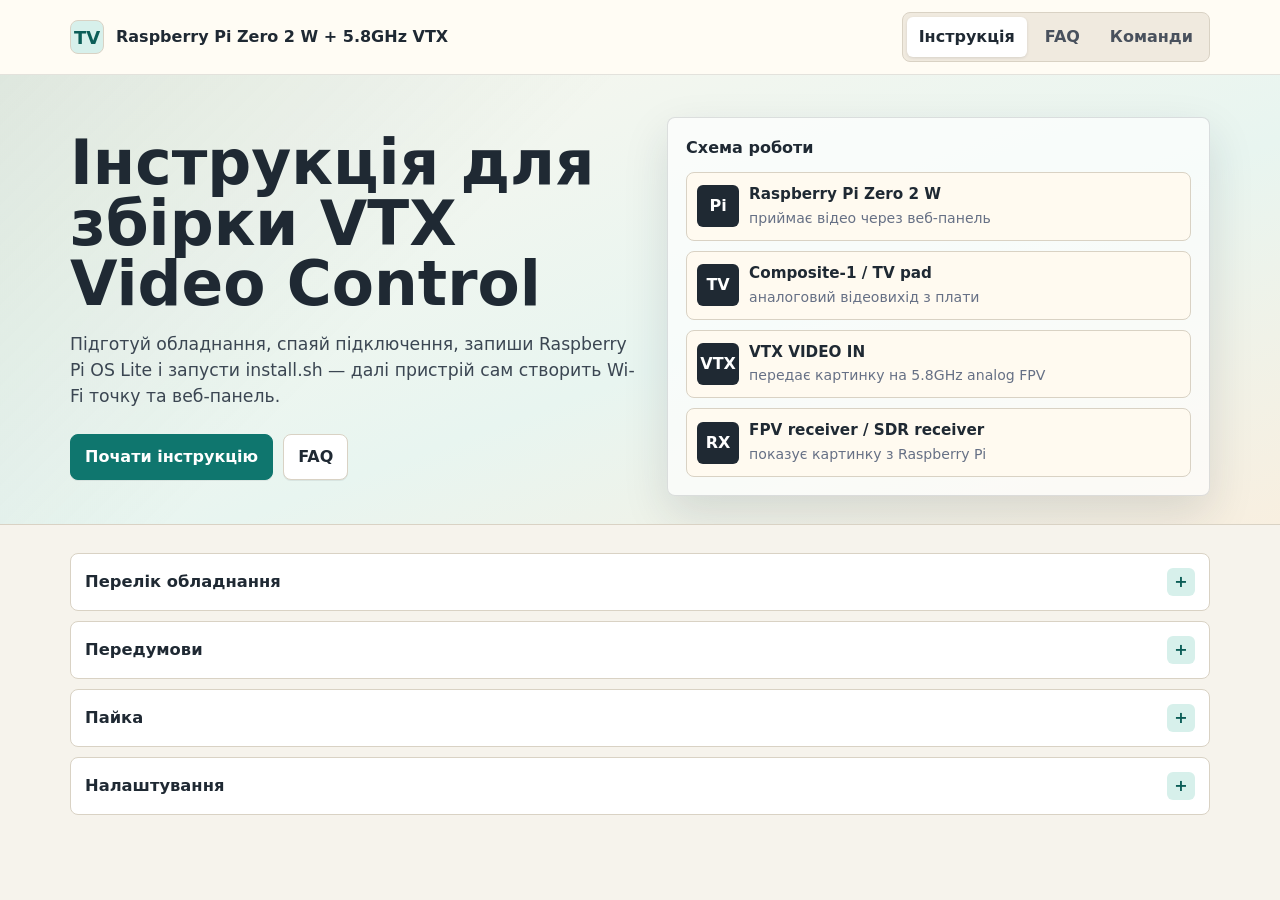
<file: index.html>
<!doctype html>
<html lang="uk">
<head>
  <meta charset="utf-8">
  <meta name="viewport" content="width=device-width, initial-scale=1">
  <title>Raspberry Pi Zero 2 W + VTX: інтерактивна інструкція</title>
  <style>
    :root {
      color-scheme: light;
      --bg: #f6f3ec;
      --paper: #fffcf5;
      --ink: #1f2933;
      --muted: #667085;
      --line: #d9d2c4;
      --panel: #ffffff;
      --panel-2: #eef7f2;
      --accent: #0f766e;
      --accent-dark: #0b5d57;
      --accent-soft: #d7f0eb;
      --warn: #b54708;
      --warn-soft: #fff3d6;
      --danger: #b42318;
      --danger-soft: #ffe7e3;
      --ok: #16803c;
      --code-bg: #121826;
      --code-fg: #f7fafc;
      --shadow: 0 18px 45px rgba(31, 41, 51, .13);
      --radius: 8px;
    }

    * {
      box-sizing: border-box;
    }

    html {
      scroll-behavior: smooth;
    }

    body {
      margin: 0;
      background: var(--bg);
      color: var(--ink);
      font-family: Inter, ui-sans-serif, system-ui, -apple-system, BlinkMacSystemFont, "Segoe UI", sans-serif;
      line-height: 1.5;
    }

    button,
    input {
      font: inherit;
    }

    button {
      cursor: pointer;
    }

    .app {
      min-height: 100vh;
    }

    .topbar {
      position: sticky;
      top: 0;
      z-index: 20;
      border-bottom: 1px solid rgba(31, 41, 51, .12);
      background: rgba(255, 252, 245, .94);
      backdrop-filter: blur(14px);
    }

    .topbar-inner {
      max-width: 1180px;
      margin: 0 auto;
      padding: 12px 20px;
      display: grid;
      grid-template-columns: minmax(220px, 1fr) auto;
      gap: 16px;
      align-items: center;
    }

    .brand {
      display: flex;
      align-items: center;
      min-width: 0;
      gap: 12px;
      font-weight: 800;
      letter-spacing: 0;
    }

    .brand-mark {
      width: 34px;
      height: 34px;
      display: grid;
      place-items: center;
      flex: 0 0 auto;
      border: 1px solid var(--line);
      border-radius: var(--radius);
      background: var(--accent-soft);
      color: var(--accent-dark);
      font-size: 18px;
      font-weight: 900;
    }

    .brand-text {
      overflow: hidden;
      text-overflow: ellipsis;
      white-space: nowrap;
    }

    .tabs {
      display: flex;
      gap: 6px;
      padding: 4px;
      border: 1px solid var(--line);
      border-radius: var(--radius);
      background: #f0eadf;
    }

    .tab {
      border: 0;
      border-radius: 6px;
      padding: 8px 12px;
      background: transparent;
      color: #49515d;
      font-weight: 700;
      white-space: nowrap;
    }

    .tab.is-active {
      background: var(--panel);
      color: var(--ink);
      box-shadow: 0 1px 3px rgba(31, 41, 51, .12);
    }

    .hero {
      position: relative;
      overflow: hidden;
      border-bottom: 1px solid var(--line);
      background:
        linear-gradient(135deg, rgba(15, 118, 110, .12), transparent 36%),
        linear-gradient(160deg, #fbf7ee 0%, #e8f5f0 58%, #f8efe0 100%);
    }

    .hero-inner {
      max-width: 1180px;
      margin: 0 auto;
      padding: 42px 20px 28px;
      display: grid;
      grid-template-columns: minmax(0, 1.02fr) minmax(320px, .98fr);
      gap: 32px;
      align-items: center;
    }

    h1 {
      margin: 0;
      max-width: 820px;
      font-size: clamp(2rem, 4.8vw, 4.4rem);
      line-height: .98;
      letter-spacing: 0;
    }

    .lead {
      margin: 18px 0 0;
      max-width: 690px;
      color: #3b4652;
      font-size: 1.08rem;
    }

    .hero-actions {
      display: flex;
      flex-wrap: wrap;
      gap: 10px;
      margin-top: 24px;
    }

    .button {
      display: inline-flex;
      align-items: center;
      justify-content: center;
      gap: 8px;
      min-height: 42px;
      border: 1px solid var(--line);
      border-radius: var(--radius);
      padding: 10px 14px;
      background: var(--panel);
      color: var(--ink);
      font-weight: 800;
      text-decoration: none;
      box-shadow: 0 1px 0 rgba(31, 41, 51, .08);
    }

    .button.primary {
      border-color: var(--accent);
      background: var(--accent);
      color: #fff;
    }

    .signal-board {
      border: 1px solid rgba(31, 41, 51, .14);
      border-radius: var(--radius);
      background: rgba(255, 255, 255, .66);
      box-shadow: var(--shadow);
      padding: 18px;
    }

    .signal-title {
      margin: 0 0 12px;
      font-weight: 900;
    }

    .flow {
      display: grid;
      gap: 10px;
    }

    .flow-step {
      position: relative;
      display: grid;
      grid-template-columns: 42px minmax(0, 1fr);
      gap: 10px;
      align-items: center;
      padding: 10px;
      border: 1px solid var(--line);
      border-radius: var(--radius);
      background: #fffaf0;
    }

    .flow-icon {
      width: 42px;
      height: 42px;
      display: grid;
      place-items: center;
      border-radius: 6px;
      background: #1f2933;
      color: #fff;
      font-weight: 900;
    }

    .flow-step strong {
      display: block;
      font-size: .95rem;
    }

    .flow-step span {
      color: var(--muted);
      font-size: .88rem;
    }

    .container {
      max-width: 1180px;
      margin: 0 auto;
      padding: 28px 20px 56px;
    }

    .small-btn {
      min-height: 36px;
      border: 1px solid var(--line);
      border-radius: var(--radius);
      background: var(--panel);
      color: var(--ink);
      padding: 8px 10px;
      font-weight: 800;
    }

    .small-btn.danger {
      color: var(--danger);
      border-color: #f5b8ae;
      background: #fff8f6;
    }

    .view {
      display: none;
    }

    .view.is-active {
      display: block;
    }

    .phase-card {
      margin-bottom: 16px;
      border: 1px solid var(--line);
      border-radius: var(--radius);
      background: var(--panel);
      box-shadow: 0 8px 24px rgba(31, 41, 51, .08);
      overflow: hidden;
    }

    .phase-head {
      display: grid;
      grid-template-columns: minmax(0, 1fr) auto;
      gap: 14px;
      padding: 18px;
      border-bottom: 1px solid var(--line);
      background: linear-gradient(180deg, #ffffff, #fbf7ee);
    }

    .phase-head > .button,
    .phase-head > .small-btn {
      align-self: center;
      justify-self: end;
    }

    .phase-kicker {
      margin: 0 0 4px;
      color: var(--accent-dark);
      font-size: .8rem;
      font-weight: 900;
      text-transform: uppercase;
      letter-spacing: 0;
    }

    .phase-title {
      margin: 0;
      font-size: 1.25rem;
      letter-spacing: 0;
    }

    .phase-summary {
      margin: 6px 0 0;
      color: var(--muted);
    }

    .phase-body {
      display: grid;
      gap: 16px;
      padding: 18px;
    }

    .info-grid {
      display: grid;
      grid-template-columns: repeat(2, minmax(0, 1fr));
      gap: 12px;
    }

    .equipment-grid {
      display: grid;
      grid-template-columns: repeat(3, minmax(0, 1fr));
      gap: 12px;
    }

    .equipment-card {
      display: grid;
      grid-template-rows: auto 1fr auto;
      gap: 12px;
      min-width: 0;
      border: 1px solid var(--line);
      border-radius: var(--radius);
      background: #fff;
      padding: 12px;
    }

    .equipment-gallery {
      position: relative;
      overflow: hidden;
      display: grid;
      place-items: center;
      aspect-ratio: 16 / 10;
      border: 1px solid var(--line);
      border-radius: var(--radius);
      background: #f8fafc;
    }

    .equipment-photo {
      width: 100%;
      height: 100%;
      display: block;
      object-fit: cover;
      object-position: center;
    }

    .equipment-photo[hidden] {
      display: none;
    }

    .equipment-placeholder {
      display: grid;
      place-items: center;
      width: 100%;
      height: 100%;
      border: 1px dashed #c8c0b1;
      border-radius: var(--radius);
      background: linear-gradient(135deg, #f8fafc, #f7efe0);
      color: #64748b;
      font-weight: 900;
      text-align: center;
    }

    .equipment-gallery-controls {
      position: absolute;
      inset: auto 8px 8px;
      display: grid;
      grid-template-columns: 34px minmax(42px, auto) 34px;
      gap: 6px;
      align-items: center;
      justify-content: center;
      pointer-events: none;
    }

    .equipment-gallery-controls button,
    .equipment-gallery-counter {
      min-height: 30px;
      border: 1px solid rgba(255, 255, 255, .72);
      border-radius: 6px;
      background: rgba(15, 23, 42, .78);
      color: #fff;
      font-weight: 900;
      box-shadow: 0 5px 16px rgba(15, 23, 42, .18);
      pointer-events: auto;
    }

    .equipment-gallery-controls button {
      width: 34px;
      padding: 0;
      font-size: 1.1rem;
      line-height: 1;
    }

    .equipment-gallery-counter {
      display: grid;
      place-items: center;
      padding: 4px 8px;
      font-size: .78rem;
    }

    .equipment-card h4 {
      margin: 0 0 6px;
      color: #202b3a;
      font-size: 1rem;
      letter-spacing: 0;
    }

    .equipment-card p {
      margin: 0;
      color: #4b5563;
      font-size: .92rem;
    }

    .equipment-card .equipment-specs {
      margin: 8px 0 0;
      padding-left: 18px;
      color: #4b5563;
      font-size: .9rem;
    }

    .equipment-card .button {
      width: 100%;
    }

    .note {
      border: 1px solid var(--line);
      border-radius: var(--radius);
      padding: 12px;
      background: #fbfaf7;
    }

    .note strong {
      display: block;
      margin-bottom: 5px;
    }

    .note p,
    .note ul {
      margin: 0;
      color: #4b5563;
    }

    .note ul {
      padding-left: 20px;
    }

    .note.warning {
      border-color: #f0c36a;
      background: var(--warn-soft);
    }

    .note.danger {
      border-color: #f2afa8;
      background: var(--danger-soft);
    }

    .note.success {
      border-color: #9bd7b2;
      background: var(--panel-2);
    }

    .steps {
      display: grid;
      gap: 10px;
      margin: 0;
      padding: 0;
      list-style: none;
      counter-reset: steps;
    }

    .step {
      display: grid;
      grid-template-columns: auto minmax(0, 1fr);
      gap: 10px;
      align-items: start;
      padding: 10px;
      border: 1px solid #e6dfd2;
      border-radius: var(--radius);
      background: #fffdf8;
    }

    .step::before {
      counter-increment: steps;
      content: counter(steps);
      width: 28px;
      height: 28px;
      display: grid;
      place-items: center;
      border-radius: 6px;
      background: var(--accent-soft);
      color: var(--accent-dark);
      font-weight: 900;
      font-size: .86rem;
    }

    .step p {
      margin: 2px 0 0;
    }

    .step-content {
      display: grid;
      min-width: 0;
      gap: 10px;
    }

    .step-content p {
      margin: 2px 0 0;
    }

    .step .code-card {
      margin-top: 2px;
    }

    .setup-step-details {
      overflow: hidden;
      border: 1px solid var(--line);
      border-radius: var(--radius);
      background: #fff;
    }

    .setup-step-details summary {
      display: grid;
      grid-template-columns: minmax(0, 1fr) auto;
      gap: 12px;
      align-items: center;
      padding: 12px;
      cursor: pointer;
      font-weight: 900;
      list-style: none;
    }

    .setup-step-details summary::-webkit-details-marker {
      display: none;
    }

    .setup-step-details summary::after {
      content: "Детальніше";
      min-height: 32px;
      border-radius: 6px;
      background: var(--accent-soft);
      color: var(--accent-dark);
      padding: 6px 10px;
      font-weight: 900;
      font-size: .84rem;
      line-height: 1;
    }

    .setup-step-details[open] summary {
      border-bottom: 1px solid var(--line);
      background: #fbf7ee;
    }

    .setup-step-details[open] summary::after {
      content: "Згорнути";
    }

    .setup-step-body {
      display: grid;
      gap: 12px;
      padding: 12px;
    }

    .imager-gallery {
      display: grid;
      grid-template-columns: repeat(2, minmax(0, 1fr));
      gap: 12px;
    }

    .imager-shot {
      margin: 0;
      overflow: hidden;
      border: 1px solid var(--line);
      border-radius: var(--radius);
      background: #fff;
    }

    .imager-shot img {
      display: block;
      width: 100%;
      aspect-ratio: 1.2 / 1;
      object-fit: cover;
      object-position: top center;
      background: #fff;
    }

    .imager-shot figcaption {
      padding: 9px 10px;
      border-top: 1px solid var(--line);
      color: #384453;
      font-size: .88rem;
      font-weight: 800;
    }

    .step-figure {
      margin: 0;
      overflow: hidden;
      border: 1px solid var(--line);
      border-radius: var(--radius);
      background: #fff;
    }

    .step-figure img {
      display: block;
      width: 100%;
      height: auto;
    }

    .step-figure figcaption {
      padding: 9px 12px;
      border-top: 1px solid var(--line);
      color: var(--muted);
      font-size: .9rem;
      font-weight: 750;
    }

    .code-card {
      overflow: hidden;
      border: 1px solid #283245;
      border-radius: var(--radius);
      background: var(--code-bg);
    }

    .code-top {
      display: grid;
      grid-template-columns: minmax(0, 1fr) auto;
      gap: 10px;
      align-items: center;
      padding: 9px 10px;
      border-bottom: 1px solid rgba(255, 255, 255, .12);
      color: #d7e1ef;
      font-size: .82rem;
      font-weight: 850;
    }

    .copy-btn {
      min-height: 32px;
      border: 1px solid rgba(255, 255, 255, .2);
      border-radius: 6px;
      background: rgba(255, 255, 255, .08);
      color: #fff;
      padding: 6px 9px;
      font-weight: 900;
    }

    .copy-btn.is-copied {
      border-color: #7dd3a5;
      background: rgba(22, 128, 60, .35);
    }

    .soldering-preview {
      overflow: hidden;
      border: 1px solid var(--line);
      border-radius: var(--radius);
      background: #fff;
      margin: 0;
    }

    .soldering-preview button {
      position: relative;
      display: block;
      width: 100%;
      padding: 0;
      border: 0;
      background: #111827;
    }

    .soldering-preview img {
      display: block;
      width: 100%;
      aspect-ratio: 16 / 10;
      object-fit: cover;
    }

    .soldering-preview figcaption {
      display: flex;
      justify-content: space-between;
      gap: 12px;
      align-items: center;
      padding: 10px 12px;
      color: #384453;
      font-size: .9rem;
      font-weight: 850;
    }

    .soldering-preview .zoom-label {
      border: 1px solid var(--line);
      border-radius: 6px;
      background: var(--paper);
      color: var(--accent-dark);
      padding: 5px 8px;
      font-size: .82rem;
      font-weight: 900;
    }

    .image-dialog {
      width: min(1180px, calc(100vw - 28px));
      max-width: none;
      border: 0;
      border-radius: var(--radius);
      background: #0f172a;
      padding: 0;
      box-shadow: 0 28px 80px rgba(15, 23, 42, .45);
    }

    .image-dialog::backdrop {
      background: rgba(15, 23, 42, .72);
      backdrop-filter: blur(3px);
    }

    .image-dialog-top {
      display: grid;
      grid-template-columns: minmax(0, 1fr) auto;
      gap: 12px;
      align-items: center;
      padding: 10px 12px;
      color: #f8fafc;
      font-weight: 850;
    }

    .image-dialog-top button {
      min-height: 34px;
      border: 1px solid rgba(255, 255, 255, .28);
      border-radius: 6px;
      background: rgba(255, 255, 255, .1);
      color: #fff;
      padding: 6px 10px;
      font-weight: 900;
    }

    .image-dialog img {
      display: block;
      width: 100%;
      max-height: calc(100vh - 110px);
      object-fit: contain;
      background: #020617;
    }

    pre {
      margin: 0;
      padding: 14px;
      overflow: auto;
      color: var(--code-fg);
      font-family: ui-monospace, SFMono-Regular, Menlo, Monaco, Consolas, "Liberation Mono", monospace;
      font-size: .92rem;
      line-height: 1.55;
      white-space: pre;
    }

    .result {
      border-left: 4px solid var(--ok);
      border-radius: var(--radius);
      background: #edf9f1;
      padding: 12px;
    }

    .result strong {
      display: block;
      margin-bottom: 4px;
    }

    .result p {
      margin: 0;
      color: #355344;
    }

    .command-panel {
      display: grid;
      gap: 14px;
    }

    .command-search {
      display: grid;
      grid-template-columns: minmax(0, 1fr) auto;
      gap: 10px;
      margin-bottom: 16px;
      padding: 12px;
      border: 1px solid var(--line);
      border-radius: var(--radius);
      background: var(--paper);
    }

    .search-input {
      width: 100%;
      min-height: 42px;
      border: 1px solid var(--line);
      border-radius: var(--radius);
      background: #fff;
      color: var(--ink);
      padding: 10px 12px;
    }

    .command-count {
      display: grid;
      place-items: center;
      min-width: 116px;
      color: var(--muted);
      font-weight: 850;
    }

    .diagnostics {
      display: grid;
      grid-template-columns: repeat(2, minmax(0, 1fr));
      gap: 14px;
    }

    .diagnostics.faq-list {
      grid-template-columns: 1fr;
      gap: 10px;
    }

    .diag-card,
    .faq-item {
      border: 1px solid var(--line);
      border-radius: var(--radius);
      background: var(--panel);
      padding: 14px;
    }

    .diag-card h3,
    .faq-item h3 {
      margin: 0 0 8px;
      font-size: 1.02rem;
      letter-spacing: 0;
    }

    .diag-card ul,
    .faq-item ul,
    .faq-item ol {
      margin: 0;
      padding-left: 20px;
      color: #485363;
    }

    .faq-item {
      padding: 0;
      overflow: hidden;
    }

    .faq-item summary {
      display: grid;
      grid-template-columns: minmax(0, 1fr) auto;
      gap: 12px;
      align-items: center;
      padding: 14px;
      cursor: pointer;
      font-weight: 850;
      list-style: none;
    }

    .faq-item summary::-webkit-details-marker {
      display: none;
    }

    .faq-item summary::after {
      content: "+";
      width: 28px;
      height: 28px;
      display: grid;
      place-items: center;
      border-radius: 6px;
      background: var(--accent-soft);
      color: var(--accent-dark);
      font-weight: 900;
    }

    .faq-item[open] summary {
      border-bottom: 1px solid var(--line);
      background: #fbf7ee;
    }

    .faq-item[open] summary::after {
      content: "-";
    }

    .faq-item h3 {
      margin: 0;
    }

    .faq-answer {
      display: grid;
      gap: 14px;
      padding: 14px;
    }

    .faq-answer p {
      margin: 0;
      color: #485363;
    }

    .wiring-panel {
      display: grid;
      gap: 10px;
      border: 1px solid var(--line);
      border-radius: var(--radius);
      background: #fffdf8;
      padding: 12px;
    }

    .wiring-head {
      display: flex;
      justify-content: space-between;
      gap: 12px;
      align-items: center;
      color: #384453;
      font-weight: 850;
    }

    .wiring-list {
      display: grid;
      gap: 8px;
    }

    .wire-step {
      --wire: #64748b;
      --wire-soft: #f8fafc;
      display: grid;
      grid-template-columns: 24px 34px minmax(150px, 1fr) minmax(54px, .45fr) minmax(150px, 1fr);
      gap: 10px;
      align-items: center;
      min-height: 52px;
      padding: 10px;
      border: 1px solid #e6dfd2;
      border-radius: var(--radius);
      background: var(--panel);
      cursor: pointer;
    }

    .wire-step[data-wire-color="red"] {
      --wire: #dc2626;
      --wire-soft: #fff1f2;
    }

    .wire-step[data-wire-color="black"] {
      --wire: #111827;
      --wire-soft: #f3f4f6;
    }

    .wire-step[data-wire-color="yellow"] {
      --wire: #f59e0b;
      --wire-soft: #fffbeb;
    }

    .wire-step[data-wire-color="blue"] {
      --wire: #2563eb;
      --wire-soft: #eff6ff;
    }

    .wire-step[data-wire-color="gray"] {
      --wire: #64748b;
      --wire-soft: #f8fafc;
    }

    .wire-step input {
      width: 18px;
      height: 18px;
      margin: 0;
      accent-color: var(--accent);
    }

    .wire-num {
      width: 28px;
      height: 28px;
      display: grid;
      place-items: center;
      border: 1px solid #d1d5db;
      border-radius: 6px;
      background: #f3f4f6;
      color: #475569;
      font-size: .82rem;
      font-weight: 900;
    }

    .wire-end {
      min-width: 0;
      color: #283245;
      font-family: ui-monospace, SFMono-Regular, Menlo, Monaco, Consolas, "Liberation Mono", monospace;
      font-size: .9rem;
      font-weight: 800;
      overflow-wrap: anywhere;
    }

    .wire-line {
      position: relative;
      min-width: 54px;
      height: 4px;
      border-radius: 999px;
      background: var(--wire);
      box-shadow: 0 0 0 1px rgba(31, 41, 51, .05), 0 0 10px color-mix(in srgb, var(--wire) 22%, transparent);
    }

    .wire-line::after {
      content: "";
      position: absolute;
      top: 50%;
      right: -1px;
      width: 9px;
      height: 9px;
      border-top: 3px solid var(--wire);
      border-right: 3px solid var(--wire);
      transform: translateY(-50%) rotate(45deg);
      background: transparent;
    }

    .wire-step:has(input:checked) {
      border-color: #9bd7b2;
      background: #f0fbf3;
    }

    .wire-step:has(input:checked) .wire-end {
      text-decoration: line-through;
      text-decoration-thickness: 2px;
    }

    .toast {
      position: fixed;
      right: 18px;
      bottom: 18px;
      z-index: 40;
      transform: translateY(16px);
      opacity: 0;
      pointer-events: none;
      border-radius: var(--radius);
      background: #172033;
      color: #fff;
      padding: 10px 12px;
      font-weight: 850;
      box-shadow: var(--shadow);
      transition: opacity .2s ease, transform .2s ease;
    }

    .toast.is-visible {
      transform: translateY(0);
      opacity: 1;
    }

    @media (max-width: 900px) {
      .topbar-inner,
      .hero-inner,
      .info-grid,
      .equipment-grid,
      .imager-gallery,
      .diagnostics,
      .wire-step {
        grid-template-columns: 1fr;
      }

      .wire-step {
        gap: 8px;
      }

      .wire-step input,
      .wire-num {
        justify-self: start;
      }

      .wire-line {
        width: 100%;
      }

      .topbar-inner {
        gap: 10px;
      }

      .tabs {
        overflow-x: auto;
      }

    }

    @media (max-width: 560px) {
      .topbar-inner,
      .container,
      .hero-inner {
        padding-left: 14px;
        padding-right: 14px;
      }

      .brand-text {
        white-space: normal;
      }

      .command-search,
      .phase-head {
        grid-template-columns: 1fr;
      }

      .hero-actions {
        justify-content: stretch;
      }

      .button,
      .small-btn {
        width: 100%;
      }

    }
  </style>
</head>
<body>
  <div class="app">
    <header class="topbar">
      <div class="topbar-inner">
        <div class="brand">
          <div class="brand-mark" aria-hidden="true">TV</div>
          <div class="brand-text">Raspberry Pi Zero 2 W + 5.8GHz VTX</div>
        </div>
        <nav class="tabs" aria-label="Розділи інструкції">
          <button class="tab is-active" type="button" data-view="quickstart">Інструкція</button>
          <button class="tab" type="button" data-view="diagnostics">FAQ</button>
          <button class="tab" type="button" data-view="commands">Команди</button>
        </nav>
      </div>
    </header>

    <section class="hero">
      <div class="hero-inner">
        <div>
          <h1>Інструкція для збірки VTX Video Control</h1>
          <p class="lead">Підготуй обладнання, спаяй підключення, запиши Raspberry Pi OS Lite і запусти install.sh — далі пристрій сам створить Wi-Fi точку та веб-панель.</p>
          <div class="hero-actions">
            <a class="button primary" href="#instruction-start">Почати інструкцію</a>
            <a class="button" href="#view-diagnostics" data-jump-view="diagnostics">FAQ</a>
          </div>
        </div>

        <aside class="signal-board" aria-label="Схема сигналу">
          <p class="signal-title">Схема роботи</p>
          <div class="flow">
            <div class="flow-step">
              <div class="flow-icon">Pi</div>
              <div><strong>Raspberry Pi Zero 2 W</strong><span>приймає відео через веб-панель</span></div>
            </div>
            <div class="flow-step">
              <div class="flow-icon">TV</div>
              <div><strong>Composite-1 / TV pad</strong><span>аналоговий відеовихід з плати</span></div>
            </div>
            <div class="flow-step">
              <div class="flow-icon">VTX</div>
              <div><strong>VTX VIDEO IN</strong><span>передає картинку на 5.8GHz analog FPV</span></div>
            </div>
            <div class="flow-step">
              <div class="flow-icon">RX</div>
              <div><strong>FPV receiver / SDR receiver</strong><span>показує картинку з Raspberry Pi</span></div>
            </div>
          </div>
        </aside>
      </div>
    </section>

    <main class="container">
      <section class="view is-active" id="view-quickstart" aria-label="Інструкція збірки і налаштування">
        <div class="diagnostics faq-list" id="instruction-start">
          <details class="faq-item">
            <summary><h3>Перелік обладнання</h3></summary>
            <div class="faq-answer">
              <div class="equipment-grid">
                <article class="equipment-card">
                  <div class="equipment-gallery" data-equipment-gallery>
                    <img class="equipment-photo" src="assets/product-list/buck-5v/1.png" alt="Buck 5V LM2596S модуль фото 1" data-equipment-photo>
                    <img class="equipment-photo" src="assets/product-list/buck-5v/Screenshot%202026-07-15%20at%2015.29.13.png" alt="Buck 5V LM2596S модуль фото 2" data-equipment-photo hidden>
                    <div class="equipment-gallery-controls" aria-label="Фото Buck 5V">
                      <button type="button" data-equipment-prev aria-label="Попереднє фото Buck 5V">&lsaquo;</button>
                      <span class="equipment-gallery-counter" data-equipment-counter>1 / 2</span>
                      <button type="button" data-equipment-next aria-label="Наступне фото Buck 5V">&rsaquo;</button>
                    </div>
                  </div>
                  <div>
                    <h4>Buck 5V</h4>
                    <p>LM2596S понижуючий DC-DC модуль для живлення Raspberry Pi.</p>
                    <ul class="equipment-specs">
                      <li>OUT налаштувати на 5V до підключення Raspberry Pi.</li>
                      <li>IN підключається до Battery + / Battery -.</li>
                      <li>OUT+ йде на Raspberry Pi 5V pad, OUT- на Raspberry Pi GND pad.</li>
                    </ul>
                  </div>
                  <a class="button" href="https://prom.ua/ua/m5274543873677601818-modul-lm2596s-ponizhayuschij.html?p=1863365688" target="_blank" rel="noopener noreferrer">Де купити</a>
                </article>

                <article class="equipment-card">
                  <div class="equipment-gallery" data-equipment-gallery>
                    <img class="equipment-photo" src="assets/product-list/buck-12-v/main.png" alt="Buck 12V XL4015-E1 модуль фото 1" data-equipment-photo>
                    <img class="equipment-photo" src="assets/product-list/buck-12-v/Screenshot%202026-07-22%20at%2017.24.26.png" alt="Buck 12V XL4015-E1 модуль фото 2" data-equipment-photo hidden>
                    <div class="equipment-gallery-controls" aria-label="Фото Buck 12V">
                      <button type="button" data-equipment-prev aria-label="Попереднє фото Buck 12V">&lsaquo;</button>
                      <span class="equipment-gallery-counter" data-equipment-counter>1 / 2</span>
                      <button type="button" data-equipment-next aria-label="Наступне фото Buck 12V">&rsaquo;</button>
                    </div>
                  </div>
                  <div>
                    <h4>Buck 12V</h4>
                    <p>XL4015-E1 понижуючий DC-DC модуль для живлення VTX/Fan.</p>
                    <ul class="equipment-specs">
                      <li>OUT налаштувати під напругу VTX/Fan.</li>
                      <li>IN підключається до Battery + / Battery -.</li>
                      <li>OUT+ комутується через relay, OUT- йде на VTX - / Fan -.</li>
                    </ul>
                  </div>
                  <a class="button" href="https://prom.ua/ua/p1787688890-modul-xl4015-modul.html" target="_blank" rel="noopener noreferrer">Де купити</a>
                </article>

                <article class="equipment-card">
                  <div class="equipment-gallery">
                    <img class="equipment-photo" src="assets/product-list/relay/Screenshot%202026-07-15%20at%2015.30.07.png" alt="1-канальний relay module">
                  </div>
                  <div>
                    <h4>Реле</h4>
                    <p>1-канальний relay module для вмикання живлення VTX/Fan з GPIO17.</p>
                    <ul class="equipment-specs">
                      <li>DC+ живиться від 12V buck OUT+ (точка до контактів реле, не після NO), DC- від Raspberry Pi GND pad.</li>
                      <li>IN підключається до Raspberry Pi GPIO17 pad.</li>
                      <li>COM / NO комутують плюсову лінію від 12V buck.</li>
                    </ul>
                  </div>
                  <a class="button" href="https://prom.ua/ua/p2764543121-bestep-kanalnyj-relejnyj.html" target="_blank" rel="noopener noreferrer">Де купити</a>
                </article>

                <article class="equipment-card">
                  <div class="equipment-gallery">
                    <img class="equipment-photo" src="assets/product-list/vtx/Screenshot%202026-07-15%20at%2015.30.30.png" alt="Analog 5.8GHz VTX">
                  </div>
                  <div>
                    <h4>VTX</h4>
                    <p>Будь-який analog 5.8GHz VTX. Приклад: RUSHFPV RUSH MAX SOLO 5.8GHz 2.5W.</p>
                    <ul class="equipment-specs">
                      <li>Потрібні контакти VIDEO IN, GND і живлення + / -.</li>
                      <li>Напруга живлення має відповідати налаштуванню 12V buck.</li>
                      <li>Антена обов'язково підключена до подачі живлення.</li>
                    </ul>
                  </div>
                  <a class="button" href="https://www.aliexpress.com/item/1005006067128597.html" target="_blank" rel="noopener noreferrer">Де купити</a>
                </article>

                <article class="equipment-card">
                  <div class="equipment-gallery">
                    <img class="equipment-photo" src="assets/product-list/battery/Screenshot%202026-07-15%20at%2015.28.56.png" alt="Battery 15+V приклад 6S2P 24V">
                  </div>
                  <div>
                    <h4>Battery 15+V</h4>
                    <p>Будь-яка батарея 15+V. Приклад: 6S2P 24V battery pack.</p>
                    <ul class="equipment-specs">
                      <li>Потрібні Battery + і Battery -.</li>
                      <li>Має витримувати струм VTX/Fan і buck converters.</li>
                      <li>Не підключати батарею напряму до Raspberry Pi.</li>
                    </ul>
                  </div>
                  <a class="button" href="https://prom.ua/ua/m2029888407506809595-batarejnaya-sborka-6s2p.html?p=2295667744" target="_blank" rel="noopener noreferrer">Де купити</a>
                </article>

                <article class="equipment-card">
                  <div class="equipment-gallery">
                    <img class="equipment-photo" src="assets/product-list/raspberry/Screenshot%202026-07-15%20at%2015.30.16.png" alt="Raspberry Pi Zero 2W модуль">
                  </div>
                  <div>
                    <h4>Raspberry Pi Zero 2W</h4>
                    <p>Основний контролер: веб-панель, composite video out і GPIO17 для relay.</p>
                    <ul class="equipment-specs">
                      <li>Використовуються 5V pad, GND pad, TV pad і GPIO17 pad.</li>
                      <li>Живиться тільки від 5V buck.</li>
                      <li>Потрібен Wi-Fi для локальної точки VTX-SETUP.</li>
                    </ul>
                  </div>
                  <a class="button" href="https://prom.ua/ua/p2662132288-modul-raspberry-zero.html" target="_blank" rel="noopener noreferrer">Де купити</a>
                </article>

                <article class="equipment-card">
                  <div class="equipment-gallery">
                    <img class="equipment-photo" src="assets/product-list/fan/Screenshot%202026-07-15%20at%2015.30.39.png" alt="Fan для охолодження VTX">
                  </div>
                  <div>
                    <h4>Fan</h4>
                    <p>Опційний вентилятор для охолодження VTX або корпусу.</p>
                    <ul class="equipment-specs">
                      <li>Живиться від 12V buck через Relay NO разом із VTX.</li>
                      <li>Fan + йде на Relay NO, Fan - на 12V buck OUT-.</li>
                      <li>Потрібен, якщо VTX гріється або працює довго.</li>
                    </ul>
                  </div>
                  <span class="button" aria-disabled="true">Посилання placeholder</span>
                </article>

                <article class="equipment-card">
                  <div class="equipment-gallery">
                    <div class="equipment-placeholder">Фото<br>placeholder</div>
                  </div>
                  <div>
                    <h4>SD картка пам'яті Class 10</h4>
                    <p>microSD для Raspberry Pi OS Lite, проєкту і відеофайлів.</p>
                    <ul class="equipment-specs">
                      <li>Мінімум: 16GB.</li>
                      <li>Рекомендовано: 32GB або більше, якщо відео будуть довгі.</li>
                      <li>Class 10 / U1 або краще.</li>
                    </ul>
                  </div>
                  <span class="button" aria-disabled="true">Посилання placeholder</span>
                </article>
              </div>
            </div>
          </details>

          <details class="faq-item">
            <summary><h3>Передумови</h3></summary>
            <div class="faq-answer">
              <div class="info-grid">
                <div class="note success">
                  <strong>Що має бути готово</strong>
                  <ul>
                    <li>Raspberry Pi Imager встановлений на ноутбуці.</li>
                    <li>microSD Class 10 мінімум 16GB, краще 32GB+.</li>
                    <li>Термінал Linux/macOS або WSL на Windows.</li>
                    <li>Доступ до інтернету для клонування репозиторію та встановлення пакетів.</li>
                  </ul>
                </div>
                <div class="note danger">
                  <strong>Безпека</strong>
                  <p>VTX не можна вмикати без антени. Raspberry Pi не можна живити напряму від 6S, VBAT або 12V buck.</p>
                </div>
              </div>

              <ol class="steps">
                <li class="step">
                  <div class="step-content">
                    <p>Завантаж і встанови <strong>Raspberry Pi Imager</strong>.</p>
                    <div>
                      <a class="button primary" href="https://www.raspberrypi.com/software/" target="_blank" rel="noopener noreferrer">Завантажити Raspberry Pi Imager</a>
                    </div>
                  </div>
                </li>
                <li class="step">
                  <div class="step-content">
                    <p>Підготуй термінал. На macOS/Linux використовуй стандартний Terminal. На Windows використовуй WSL або інший Linux shell з доступом до <code>ssh</code> і <code>git</code>.</p>
                    <div class="code-card">
                      <div class="code-top">
                        <span>Перевірка термінала</span>
                        <button class="copy-btn" type="button" data-copy>Копіювати</button>
                      </div>
                      <pre><code>ssh -V
git --version</code></pre>
                    </div>
                  </div>
                </li>
                <li class="step">
                  <div class="step-content">
                    <p>Перед записом образу переконайся, що обрав правильну microSD. Raspberry Pi Imager повністю стирає вибраний носій.</p>
                    <div class="note warning">
                      <strong>Перед записом</strong>
                      <p>У налаштуваннях Imager увімкни SSH, задай hostname <code>vtxpi</code> і встанови логін/пароль для першого входу.</p>
                    </div>
                  </div>
                </li>
              </ol>
            </div>
          </details>

          <details class="faq-item">
            <summary><h3>Пайка</h3></summary>
            <div class="faq-answer">
              <p>Ось актуальна схема під поточний код: Raspberry Pi Zero 2 W керує живленням VTX/Fan через <code>GPIO17</code>, логіка <code>HIGH = увімкнути</code>, <code>LOW = вимкнути</code>.</p>
              <p><strong>Важливо:</strong> спільна земля тут виходить через ланцюг <code>Raspberry Pi GND pad -> VTX GND</code> і <code>12V buck OUT- -> VTX -</code>. Це працює, якщо на твоєму VTX <code>VTX GND</code> і <code>VTX -</code> є спільною землею. Перевір мультиметром continuity між ними.</p>

              <p><strong>Що саме паяти</strong></p>

              <div class="wiring-panel" id="wiringChecklist">
                <div class="wiring-head">
                  <span>Паяй по одному рядку і відмічай готове</span>
                  <button class="small-btn" type="button" id="resetWiringChecklist">Скинути пайку</button>
                </div>
                <div class="wiring-list">
                  <label class="wire-step" data-wire-color="red">
                    <input type="checkbox" data-wire-check="0">
                    <span class="wire-num">1</span>
                    <span class="wire-end">Battery +</span>
                    <span class="wire-line" aria-hidden="true"></span>
                    <span class="wire-end">5V buck IN+</span>
                  </label>
                  <label class="wire-step" data-wire-color="black">
                    <input type="checkbox" data-wire-check="1">
                    <span class="wire-num">2</span>
                    <span class="wire-end">Battery -</span>
                    <span class="wire-line" aria-hidden="true"></span>
                    <span class="wire-end">5V buck IN-</span>
                  </label>
                  <label class="wire-step" data-wire-color="red">
                    <input type="checkbox" data-wire-check="2">
                    <span class="wire-num">3</span>
                    <span class="wire-end">Battery +</span>
                    <span class="wire-line" aria-hidden="true"></span>
                    <span class="wire-end">12V buck IN+</span>
                  </label>
                  <label class="wire-step" data-wire-color="black">
                    <input type="checkbox" data-wire-check="3">
                    <span class="wire-num">4</span>
                    <span class="wire-end">Battery -</span>
                    <span class="wire-line" aria-hidden="true"></span>
                    <span class="wire-end">12V buck IN-</span>
                  </label>
                  <label class="wire-step" data-wire-color="red">
                    <input type="checkbox" data-wire-check="4">
                    <span class="wire-num">5</span>
                    <span class="wire-end">5V buck OUT+</span>
                    <span class="wire-line" aria-hidden="true"></span>
                    <span class="wire-end">Raspberry Pi 5V pad</span>
                  </label>
                  <label class="wire-step" data-wire-color="black">
                    <input type="checkbox" data-wire-check="5">
                    <span class="wire-num">6</span>
                    <span class="wire-end">5V buck OUT-</span>
                    <span class="wire-line" aria-hidden="true"></span>
                    <span class="wire-end">Raspberry Pi GND pad</span>
                  </label>
                  <label class="wire-step" data-wire-color="yellow">
                    <input type="checkbox" data-wire-check="6">
                    <span class="wire-num">7</span>
                    <span class="wire-end">Raspberry Pi TV pad</span>
                    <span class="wire-line" aria-hidden="true"></span>
                    <span class="wire-end">VTX VIDEO IN</span>
                  </label>
                  <label class="wire-step" data-wire-color="black">
                    <input type="checkbox" data-wire-check="7">
                    <span class="wire-num">8</span>
                    <span class="wire-end">Raspberry Pi GND pad</span>
                    <span class="wire-line" aria-hidden="true"></span>
                    <span class="wire-end">VTX GND</span>
                  </label>
                  <label class="wire-step" data-wire-color="red">
                    <input type="checkbox" data-wire-check="8">
                    <span class="wire-num">9</span>
                    <span class="wire-end">12V buck OUT+</span>
                    <span class="wire-line" aria-hidden="true"></span>
                    <span class="wire-end">Relay DC+</span>
                  </label>
                  <label class="wire-step" data-wire-color="black">
                    <input type="checkbox" data-wire-check="9">
                    <span class="wire-num">10</span>
                    <span class="wire-end">Raspberry Pi GND pad</span>
                    <span class="wire-line" aria-hidden="true"></span>
                    <span class="wire-end">Relay DC-</span>
                  </label>
                  <label class="wire-step" data-wire-color="blue">
                    <input type="checkbox" data-wire-check="10">
                    <span class="wire-num">11</span>
                    <span class="wire-end">Raspberry Pi GPIO17 pad</span>
                    <span class="wire-line" aria-hidden="true"></span>
                    <span class="wire-end">Relay IN</span>
                  </label>
                  <label class="wire-step" data-wire-color="red">
                    <input type="checkbox" data-wire-check="11">
                    <span class="wire-num">12</span>
                    <span class="wire-end">12V buck OUT+</span>
                    <span class="wire-line" aria-hidden="true"></span>
                    <span class="wire-end">Relay COM</span>
                  </label>
                  <label class="wire-step" data-wire-color="red">
                    <input type="checkbox" data-wire-check="12">
                    <span class="wire-num">13</span>
                    <span class="wire-end">Relay NO</span>
                    <span class="wire-line" aria-hidden="true"></span>
                    <span class="wire-end">VTX +</span>
                  </label>
                  <label class="wire-step" data-wire-color="red">
                    <input type="checkbox" data-wire-check="13">
                    <span class="wire-num">14</span>
                    <span class="wire-end">Relay NO</span>
                    <span class="wire-line" aria-hidden="true"></span>
                    <span class="wire-end">Fan + якщо fan є</span>
                  </label>
                  <label class="wire-step" data-wire-color="black">
                    <input type="checkbox" data-wire-check="14">
                    <span class="wire-num">15</span>
                    <span class="wire-end">12V buck OUT-</span>
                    <span class="wire-line" aria-hidden="true"></span>
                    <span class="wire-end">VTX -</span>
                  </label>
                  <label class="wire-step" data-wire-color="black">
                    <input type="checkbox" data-wire-check="15">
                    <span class="wire-num">16</span>
                    <span class="wire-end">12V buck OUT-</span>
                    <span class="wire-line" aria-hidden="true"></span>
                    <span class="wire-end">Fan - якщо fan є</span>
                  </label>
                  <label class="wire-step" data-wire-color="gray">
                    <input type="checkbox" data-wire-check="16">
                    <span class="wire-num">17</span>
                    <span class="wire-end">Relay NC</span>
                    <span class="wire-line" aria-hidden="true"></span>
                    <span class="wire-end">not used</span>
                  </label>
                </div>
              </div>

              <p><strong>ASCII-діаграма</strong></p>

              <div class="code-card">
                <div class="code-top">
                  <span>ASCII-діаграма</span>
                  <button class="copy-btn" type="button" data-copy>Копіювати</button>
                </div>
                <pre><code>Battery + -> 5V buck IN+
Battery - -> 5V buck IN-
5V buck OUT+ -> Raspberry Pi 5V pad
5V buck OUT- -> Raspberry Pi GND pad

Battery + -> 12V buck IN+
Battery - -> 12V buck IN-
12V buck OUT+ -> Relay COM
12V buck OUT- -> VTX - / Fan -

Raspberry Pi TV pad -> VTX VIDEO IN
Raspberry Pi GND pad -> VTX GND
12V buck OUT+ -> Relay DC+
Raspberry Pi GND pad -> Relay DC-
Raspberry Pi GPIO17 pad -> Relay IN

Relay NO -> VTX + / Fan +
Relay NC -> not used</code></pre>
              </div>

              <figure class="soldering-preview">
                <button type="button" data-open-soldering aria-label="Збільшити схему пайки">
                  <img src="assets/soldering.png" alt="Детальна схема пайки Raspberry Pi, buck converters, relay, VTX і fan" loading="lazy">
                </button>
                <figcaption>
                  <span>Схема пайки</span>
                  <span class="zoom-label">Збільшити</span>
                </figcaption>
              </figure>

              <p><strong>Важливо перед увімкненням</strong></p>

              <ol>
                <li>Антена VTX має бути підключена до подачі живлення.</li>
                <li>Не живити Raspberry Pi напряму від 6S або VBAT.</li>
                <li>VTX/Fan не живити від Raspberry Pi 5V.</li>
                <li>Використовувати <code>Relay NO</code>, не <code>NC</code>, щоб VTX був вимкнений при старті.</li>
                <li>Relay module має спрацьовувати від <code>3.3V HIGH</code> на <code>IN</code>. Якщо твій модуль не спрацьовує від GPIO Raspberry Pi, потрібен драйвер/транзисторний ключ між <code>GPIO17</code> і <code>Relay IN</code>.</li>
                <li>Перед пайкою <code>DC+</code> звір напругу котушки реле з маркуванням на самому реле (наприклад <code>JQC3F-12VDC-C</code> означає котушку на 12V). Текст в описі товару може бути шаблонним і не відповідати фактичній деталі. <code>DC+</code> бери саме з тієї напруги, що вказана на реле (в цій збірці — з <code>12V buck OUT+</code>), інакше індикатор світитиметься, а реле не клацатиме.</li>
                <li>Перевір мультиметром, що <code>VTX GND</code> і <code>VTX -</code> дзвоняться між собою. Якщо ні, потрібен окремий зв'язок <code>12V buck OUT- -> Raspberry Pi GND pad</code>.</li>
              </ol>

              <p>Поточний софт робить так: перед playback ставить <code>GPIO17 HIGH</code>, чекає <code>300 ms</code>, запускає відео на Composite, після stop/exit ставить <code>GPIO17 LOW</code>.</p>
            </div>
          </details>

          <details class="faq-item">
            <summary><h3>Налаштування</h3></summary>
            <div class="faq-answer">
              <div class="info-grid">
                <div class="note success">
                  <strong>Результат</strong>
                  <p>Після install.sh пристрій сам створює Wi-Fi точку <strong>VTX-SETUP</strong> і запускає веб-панель на <strong>10.42.0.1:8080</strong>. SSH більше не потрібен для звичайного користування.</p>
                </div>
                <div class="note danger">
                  <strong>Безпека</strong>
                  <p>VTX не можна вмикати без антени. Не вимикай живлення під час завантаження або конвертації відео.</p>
                </div>
              </div>

              <ol class="steps">
                <li class="step">
                  <div class="step-content">
                    <details class="setup-step-details">
                      <summary>Прошити microSD через Raspberry Pi Imager</summary>
                      <div class="setup-step-body">
                        <p>Відкрий Raspberry Pi Imager і пройди setup steps у такому порядку. На скрінах показано приклад: Raspberry Pi Zero 2 W, Raspberry Pi OS Lite 64-bit, hostname <code>vtxpi</code>, user <code>pi</code>. Пароль для user і Wi-Fi впиши свій.</p>
                        <div>
                          <a class="button primary" href="https://www.raspberrypi.com/software/" target="_blank" rel="noopener noreferrer">Завантажити Raspberry Pi Imager</a>
                        </div>

                        <div class="note warning">
                          <strong>Перед записом</strong>
                          <p>Переконайся, що обрав саме microSD. Raspberry Pi Imager повністю стирає вибраний носій.</p>
                        </div>

                        <div class="imager-gallery">
                          <figure class="imager-shot">
                            <img src="assets/imager-use/1step.png" alt="Raspberry Pi Imager: вибір Raspberry Pi Zero 2 W" loading="lazy">
                            <figcaption>1. Device: вибери <strong>Raspberry Pi Zero 2 W</strong>.</figcaption>
                          </figure>
                          <figure class="imager-shot">
                            <img src="assets/imager-use/2step.png" alt="Raspberry Pi Imager: вибір Raspberry Pi OS other" loading="lazy">
                            <figcaption>2. OS: відкрий <strong>Raspberry Pi OS (other)</strong>.</figcaption>
                          </figure>
                          <figure class="imager-shot">
                            <img src="assets/imager-use/3step.png" alt="Raspberry Pi Imager: вибір Raspberry Pi OS Lite 64-bit" loading="lazy">
                            <figcaption>3. OS: вибери <strong>Raspberry Pi OS Lite (64-bit)</strong>.</figcaption>
                          </figure>
                          <figure class="imager-shot">
                            <img src="assets/imager-use/4step.png" alt="Raspberry Pi Imager: вибір storage device" loading="lazy">
                            <figcaption>4. Storage: вибери microSD. Назва може відрізнятись від прикладу.</figcaption>
                          </figure>
                          <figure class="imager-shot">
                            <img src="assets/imager-use/5step.png" alt="Raspberry Pi Imager: hostname vtxpi" loading="lazy">
                            <figcaption>5. Customisation: hostname постав <code>vtxpi</code>.</figcaption>
                          </figure>
                          <figure class="imager-shot">
                            <img src="assets/imager-use/6step.png" alt="Raspberry Pi Imager: localisation Kyiv Europe Kyiv keyboard us" loading="lazy">
                            <figcaption>6. Localisation: <code>Kyiv (Ukraine)</code>, <code>Europe/Kyiv</code>, keyboard <code>us</code>.</figcaption>
                          </figure>
                          <figure class="imager-shot">
                            <img src="assets/imager-use/7step.png" alt="Raspberry Pi Imager: username pi and password" loading="lazy">
                            <figcaption>7. User: username <code>pi</code>, пароль введи свій і запам'ятай його.</figcaption>
                          </figure>
                          <figure class="imager-shot">
                            <img src="assets/imager-use/8step.png" alt="Raspberry Pi Imager: Wi-Fi credentials" loading="lazy">
                            <figcaption>8. Wi-Fi: введи SSID і пароль своєї 2.4GHz Wi-Fi мережі.</figcaption>
                          </figure>
                          <figure class="imager-shot">
                            <img src="assets/imager-use/9.png" alt="Raspberry Pi Imager: enable SSH password authentication" loading="lazy">
                            <figcaption>9. Remote access: увімкни SSH і вибери <strong>Use password authentication</strong>.</figcaption>
                          </figure>
                          <figure class="imager-shot">
                            <img src="assets/imager-use/10.png" alt="Raspberry Pi Imager: Raspberry Pi Connect disabled" loading="lazy">
                            <figcaption>10. Raspberry Pi Connect: залиш вимкненим, він тут не потрібен.</figcaption>
                          </figure>
                          <figure class="imager-shot">
                            <img src="assets/imager-use/11.png" alt="Raspberry Pi Imager: summary before write" loading="lazy">
                            <figcaption>11. Writing: перевір summary і натисни <strong>WRITE</strong>.</figcaption>
                          </figure>
                          <figure class="imager-shot">
                            <img src="assets/imager-use/12.png" alt="Raspberry Pi Imager: erase and write confirmation" loading="lazy">
                            <figcaption>12. Підтверди <strong>I UNDERSTAND, ERASE AND WRITE</strong>.</figcaption>
                          </figure>
                        </div>

                        <div class="result">
                          <strong>Результат кроку 1</strong>
                          <p>Після завершення запису витягни microSD з ноутбука, встав її в Raspberry Pi і переходь до SSH-підключення.</p>
                        </div>
                      </div>
                    </details>
                  </div>
                </li>
                <li class="step">
                  <div class="step-content">
                    <p>Встав microSD в Raspberry Pi, подай живлення і підключись по SSH з ноутбука.</p>
                    <div class="code-card">
                      <div class="code-top">
                        <span>SSH</span>
                        <button class="copy-btn" type="button" data-copy>Копіювати</button>
                      </div>
                      <pre><code>ssh pi@vtxpi.local</code></pre>
                    </div>
                  </div>
                </li>
                <li class="step">
                  <div class="step-content">
                    <p>Склонуй репозиторій і перейди в папку проєкту.</p>
                    <div class="code-card">
                      <div class="code-top">
                        <span>Клонування</span>
                        <button class="copy-btn" type="button" data-copy>Копіювати</button>
                      </div>
                      <pre><code>git clone https://github.com/oleksiiasanov/imitator.git
cd imitator</code></pre>
                    </div>
                  </div>
                </li>
                <li class="step">
                  <div class="step-content">
                    <p>Запусти скрипт встановлення. Він сам встановить пакети, створить .venv, налаштує Wi-Fi точку, composite-вихід, systemd service, GPIO17 relay/power switch і перезавантажить пристрій.</p>
                    <div class="code-card">
                      <div class="code-top">
                        <span>Встановлення</span>
                        <button class="copy-btn" type="button" data-copy>Копіювати</button>
                      </div>
                      <pre><code>chmod +x install.sh &amp;&amp; sudo bash install.sh</code></pre>
                    </div>
                    <div class="note">
                      <strong>Автоматичне перезавантаження</strong>
                      <p>Після завершення скрипт перезавантажить Raspberry Pi самостійно. SSH-з'єднання обірветься — це нормально.</p>
                    </div>
                  </div>
                </li>
                <li class="step">
                  <div class="step-content">
                    <p>Зачекай 1–2 хвилини, поки Raspberry Pi завантажиться після перезавантаження.</p>
                    <div class="result">
                      <strong>Очікуваний результат</strong>
                      <p>Raspberry Pi створює Wi-Fi точку VTX-SETUP і запускає веб-панель.</p>
                    </div>
                  </div>
                </li>
                <li class="step">
                  <div class="step-content">
                    <p>На телефоні або ноутбуці підключись до Wi-Fi точки Raspberry Pi.</p>
                    <div class="code-card">
                      <div class="code-top">
                        <span>Wi-Fi</span>
                        <button class="copy-btn" type="button" data-copy>Копіювати</button>
                      </div>
                      <pre><code>SSID: VTX-SETUP
Password: vtxplayer</code></pre>
                    </div>
                    <div class="note">
                      <strong>Нормальна поведінка</strong>
                      <p>Після встановлення зовнішній роутер для керування не потрібен. Raspberry Pi сама роздає локальну Wi-Fi мережу для веб-панелі.</p>
                    </div>
                  </div>
                </li>
                <li class="step">
                  <div class="step-content">
                    <p>Відкрий браузер і перейди в панель керування.</p>
                    <div class="code-card">
                      <div class="code-top">
                        <span>Панель керування</span>
                        <button class="copy-btn" type="button" data-copy>Копіювати</button>
                      </div>
                      <pre><code>http://10.42.0.1:8080</code></pre>
                    </div>
                    <div class="result">
                      <strong>Фінальний результат</strong>
                      <p>Відкривається сторінка VTX Video Control. Далі відео, scheduler і playback керуються з браузера.</p>
                    </div>
                  </div>
                </li>
              </ol>

              <div class="diagnostics">
                <article class="diag-card">
                  <h3>Як працює автозапуск</h3>
                  <ul>
                    <li>Raspberry Pi увімкнеться і завантажить систему.</li>
                    <li>Веб-інтерфейс запуститься автоматично.</li>
                    <li>Пристрій почекає задану кількість хвилин до першого запуску.</li>
                    <li>Запустить відео, дочекається завершення і повторить запуск після заданого інтервалу.</li>
                  </ul>
                </article>
                <article class="diag-card">
                  <h3>Замінити відео пізніше</h3>
                  <ul>
                    <li>Увімкни пристрій.</li>
                    <li>Підключись до Wi-Fi VTX-SETUP.</li>
                    <li>Відкрий http://10.42.0.1:8080.</li>
                    <li>Завантаж нове відео і дочекайся конвертації.</li>
                    <li>Старе відео автоматично заміниться новим.</li>
                  </ul>
                </article>
                <article class="diag-card">
                  <h3>Швидкі значення</h3>
                  <ul>
                    <li>Wi-Fi: VTX-SETUP, пароль vtxplayer.</li>
                    <li>Панель: http://10.42.0.1:8080.</li>
                    <li>Сторінка має назву VTX Video Control.</li>
                  </ul>
                </article>
                <article class="diag-card">
                  <h3>Що не можна робити</h3>
                  <ul>
                    <li>Не вмикати VTX без антени.</li>
                    <li>Не вимикати живлення під час завантаження відео.</li>
                    <li>Не вимикати живлення під час конвертації відео.</li>
                    <li>Не подавати 6S напряму на Raspberry Pi.</li>
                    <li>Не змінювати дроти, якщо система вже працює.</li>
                  </ul>
                </article>
              </div>
            </div>
          </details>
        </div>
      </section>

      <section class="view" id="view-commands" aria-label="Всі команди">
        <div class="command-search">
          <input class="search-input" id="commandSearch" type="search" placeholder="Пошук: ssh, mpv, ffmpeg, systemctl..." autocomplete="off">
          <div class="command-count" id="commandCount">0 команд</div>
        </div>
        <div class="command-panel" id="commandList"></div>
      </section>

      <section class="view" id="view-diagnostics" aria-label="FAQ і діагностика">
        <div class="diagnostics faq-list">
          <details class="faq-item">
            <summary><h3>FAQ: змінити Wi-Fi без перезапису SD</h3></summary>
            <div class="faq-answer">
              <p>Використовуй це, якщо змінився роутер, SSID або пароль, і Raspberry Pi більше не з'являється в мережі. Не натискай Write в Raspberry Pi Imager: це перезапише всю SD-карту.</p>
              <ul>
                <li>Встав microSD у Mac.</li>
                <li>Переконайся, що boot-розділ відкрився як /Volumes/bootfs.</li>
                <li>Заміни YOUR_WIFI_NAME і YOUR_WIFI_PASSWORD на реальні дані Wi-Fi.</li>
                <li>Raspberry Pi Zero 2 W підключається тільки до 2.4GHz Wi-Fi.</li>
                <li>Перевірений спосіб для цієї збірки: cloud-init recovery через network-config, meta-data і user-data.</li>
              </ul>
              <div class="code-card">
                <div class="code-top">
                  <span>Перевірити bootfs</span>
                  <button class="copy-btn" type="button" data-copy>Копіювати</button>
                </div>
                <pre><code>ls -la /Volumes/bootfs
cat /Volumes/bootfs/network-config
cat /Volumes/bootfs/meta-data
cat /Volumes/bootfs/cmdline.txt</code></pre>
              </div>
              <div class="code-card">
                <div class="code-top">
                  <span>Оновити Wi-Fi через cloud-init</span>
                  <button class="copy-btn" type="button" data-copy>Копіювати</button>
                </div>
                <pre><code>python3 - &lt;&lt;'PY'
from pathlib import Path
from datetime import datetime

boot = Path('/Volumes/bootfs')
ssid = 'YOUR_WIFI_NAME'
password = 'YOUR_WIFI_PASSWORD'
instance = 'vtxpi-wifi-recovery-' + datetime.now().strftime('%Y%m%d%H%M%S')

(boot / 'meta-data').write_text(f'instance-id: {instance}\n')

cmdline = (boot / 'cmdline.txt').read_text().strip().split()
cmdline = [part for part in cmdline if not part.startswith('systemd.run=') and not part.startswith('systemd.run_success_action=')]
cmdline = [f'ds=nocloud;i={instance}' if part.startswith('ds=nocloud;i=') else part for part in cmdline]
(boot / 'cmdline.txt').write_text(' '.join(cmdline) + '\n')

(boot / 'network-config').write_text(f'''network:
  version: 2
  ethernets:
    eth0:
      dhcp4: true
      dhcp6: true
      optional: true
  wifis:
    wlan0:
      dhcp4: true
      regulatory-domain: "UA"
      access-points:
        "{ssid}":
          password: "{password}"
      optional: true
''')

(boot / 'user-data').write_text(f'''#cloud-config
manage_resolv_conf: false

hostname: vtxpi
manage_etc_hosts: true
packages:
- avahi-daemon
apt:
  preserve_sources_list: true
  conf: |
    Acquire {{
      Check-Date "false";
    }};
timezone: Europe/Kyiv
keyboard:
  model: pc105
  layout: "us"
users:
- name: pi
  groups: users,adm,dialout,audio,netdev,video,plugdev,cdrom,games,input,gpio,spi,i2c,render,sudo
  shell: /bin/bash
  lock_passwd: false
  passwd: "$y$jB5$NNZQpF3Jh7nHqsqHHNIF5/$5vF8BgoLervTEj.z5V2UjdnlKA8dWnysTCAyNoMZkDC"
enable_ssh: true
ssh_pwauth: true
rpi:
  interfaces:
    serial: true
write_files:
- path: /etc/NetworkManager/system-connections/vtx-wifi.nmconnection
  owner: root:root
  permissions: '0600'
  content: |
    [connection]
    id=vtx-wifi
    type=wifi
    interface-name=wlan0
    autoconnect=true

    [wifi]
    mode=infrastructure
    ssid={ssid}

    [wifi-security]
    key-mgmt=wpa-psk
    psk={password}

    [ipv4]
    method=auto

    [ipv6]
    method=auto
runcmd:
- [sh, -c, 'nmcli connection reload || true']
- [sh, -c, 'nmcli connection up vtx-wifi || true']
- [sh, -c, 'date > /boot/firmware/cloudwifi.log || date > /boot/cloudwifi.log || true']
''')

for name in ['fixwifi.sh', 'fixwifi.log']:
    target = boot / name
    if target.exists():
        target.unlink()
PY</code></pre>
              </div>
              <div class="code-card">
                <div class="code-top">
                  <span>Перевірити перед вставленням у Pi</span>
                  <button class="copy-btn" type="button" data-copy>Копіювати</button>
                </div>
                <pre><code>grep -n "YOUR_WIFI\|systemd.run\|ssid=\|psk=\|instance-id\|ds=nocloud" /Volumes/bootfs/cmdline.txt /Volumes/bootfs/meta-data /Volumes/bootfs/user-data /Volumes/bootfs/network-config
ls -la /Volumes/bootfs/fixwifi.sh /Volumes/bootfs/fixwifi.log 2&gt;/dev/null || true
diskutil eject /Volumes/bootfs</code></pre>
              </div>
              <ul>
                <li>Після цього встав SD у Raspberry Pi і подай живлення.</li>
                <li>Почекай 3-5 хвилин: cloud-init має повторно застосувати Wi-Fi і створити NetworkManager profile.</li>
                <li>Після boot пробуй ping vtxpi.local, ssh pi@vtxpi.local або відкрий http://vtxpi.local:8080.</li>
              </ul>
              <div class="code-card">
                <div class="code-top">
                  <span>Якщо знову не підключилось</span>
                  <button class="copy-btn" type="button" data-copy>Копіювати</button>
                </div>
                <pre><code>cat /Volumes/bootfs/cloudwifi.log
cat /Volumes/bootfs/cmdline.txt
cat /Volumes/bootfs/meta-data
cat /Volumes/bootfs/network-config</code></pre>
              </div>
              <ul>
                <li>Якщо cloudwifi.log з'явився, cloud-init виконав runcmd. Тоді перевір SSID, пароль, 2.4GHz Wi-Fi, WPA2 і список клієнтів роутера.</li>
                <li>Якщо cloudwifi.log немає, перевір, чи instance-id у meta-data і ds=nocloud у cmdline.txt однакові та нові.</li>
                <li>Якщо лишились fixwifi.sh або systemd.run, це старий recovery-спосіб. Прибери їх і повтори cloud-init recovery.</li>
              </ul>
            </div>
          </details>

          <details class="faq-item">
            <summary><h3>Немає відеосигналу</h3></summary>
            <div class="faq-answer">
              <ul>
                <li>Перевір у /system, чи MPV, FFmpeg, Composite-1 і GPIO17 мають зелений статус.</li>
                <li>Перевір, чи relay branch вмикає VTX під час playback.</li>
                <li>Перевір, чи антена підключена до VTX.</li>
                <li>Перевір, чи VTX не в PIT mode.</li>
                <li>Перевір band/channel на receiver.</li>
                <li>Перевір перший розділ FAQ з повною актуальною схемою підключень.</li>
              </ul>
            </div>
          </details>

          <details class="faq-item">
            <summary><h3>SSH не підключається</h3></summary>
            <div class="faq-answer">
              <ul>
                <li>Почекай 2-5 хвилин після першого boot.</li>
                <li>Переконайся, що ноутбук і Raspberry Pi в одній Wi-Fi мережі.</li>
                <li>Спробуй ssh-keygen -R vtxpi.local.</li>
                <li>Знайди IP через arp -a або сторінку роутера.</li>
                <li>Якщо Wi-Fi міняли після першого старту, виконай FAQ: змінити Wi-Fi без перезапису SD.</li>
              </ul>
            </div>
          </details>

          <details class="faq-item">
            <summary><h3>Composite-1 не connected</h3></summary>
            <div class="faq-answer">
              <ul>
                <li>Запусти sudo bash install.sh повторно з папки проєкту.</li>
                <li>Installer має виставити dtoverlay=vc4-kms-v3d,composite=1.</li>
                <li>Installer має виставити enable_tvout=1 і sdtv_mode=2.</li>
                <li>Installer має додати video=Composite-1:720x576@50e.</li>
                <li>Після зміни boot config потрібен reboot.</li>
              </ul>
            </div>
          </details>

          <details class="faq-item">
            <summary><h3>Upload або conversion падає</h3></summary>
            <div class="faq-answer">
              <ul>
                <li>Перевір, чи тип файлу підтримується: MP4, MOV, MKV, WEBM, AVI, MPEG, TS.</li>
                <li>Перевір вільне місце на /system.</li>
                <li>Перевір, чи ffmpeg доступний на /system.</li>
                <li>Подивись помилку в Web UI і journalctl -u vtx-player.service -f.</li>
                <li>Під час conversion playback заблокований — це нормально.</li>
              </ul>
            </div>
          </details>
        </div>
      </section>
    </main>
  </div>

  <dialog class="image-dialog" id="solderingDialog" aria-label="Збільшена схема пайки">
    <div class="image-dialog-top">
      <span>Схема пайки</span>
      <button type="button" data-close-soldering>Закрити</button>
    </div>
    <img src="assets/soldering.png" alt="Збільшена детальна схема пайки Raspberry Pi, buck converters, relay, VTX і fan">
  </dialog>

  <div class="toast" id="toast" role="status" aria-live="polite">Скопійовано</div>

  <script>
    const commands = [
      { title: "Wi-Fi точка VTX", phase: "Налаштування", code: "SSID: VTX-SETUP\nPassword: vtxplayer" },
      { title: "Адреса панелі VTX Video Control", phase: "Налаштування", code: "http://10.42.0.1:8080" },
      { title: "Адреса System Status", phase: "Налаштування", code: "http://10.42.0.1:8080/system" },
      { title: "Приклади першого запуску", phase: "Налаштування", code: "0   = запустити одразу\n20  = запустити через 20 хвилин\n60  = запустити через 1 годину\n180 = запустити через 3 години" },
      { title: "Приклад інтервалу повтору", phase: "Налаштування", code: "20" },
      { title: "SSH до Raspberry Pi", phase: "OS і SSH", code: "ssh pi@vtxpi.local" },
      { title: "Скинути старий SSH-ключ і зайти знову", phase: "OS і SSH", code: "ssh-keygen -R vtxpi.local\nssh pi@vtxpi.local" },
      { title: "Знайти IP і підключитись по IP", phase: "OS і SSH", code: "arp -a\nssh pi@192.168.X.X" },
      { title: "Клонувати репозиторій", phase: "Install", code: "git clone https://github.com/oleksiiasanov/imitator.git\ncd imitator" },
      { title: "Запустити installer", phase: "Install", code: "sudo bash install.sh" },
      { title: "Повторно запустити installer", phase: "Install", code: "cd ~/imitator\nsudo bash install.sh" },
      { title: "Перевірити service", phase: "Systemd", code: "systemctl status vtx-player.service" },
      { title: "Дивитись логи", phase: "Systemd", code: "journalctl -u vtx-player.service -f" },
      { title: "Останні логи при помилці", phase: "Systemd", code: "journalctl -u vtx-player.service -n 80 --no-pager" },
      { title: "Перезапустити service", phase: "Systemd", code: "sudo systemctl restart vtx-player.service" },
      { title: "Перевірити autostart service", phase: "Systemd", code: "systemctl is-enabled vtx-player.service\nsystemctl is-active vtx-player.service" },
      { title: "Перевірити runtime файли", phase: "Diagnostics", code: "ls -ld uploads videos\nls -l config.json videos/video_fpv.mp4" },
      { title: "Перевірити версію", phase: "Diagnostics", code: "cat VERSION" },
      { title: "Перевірити Python syntax", phase: "Validation", code: "python3 -m py_compile app.py gpio.py" },
      { title: "Перевірити install.sh syntax", phase: "Validation", code: "bash -n install.sh" }
    ];

    const wiringChecklistKey = "vtx-guide-wiring-checklist-v1";
    const tabs = document.querySelectorAll(".tab");
    const views = document.querySelectorAll(".view");
    const toast = document.getElementById("toast");
    let toastTimer;

    function showToast(message) {
      toast.textContent = message;
      toast.classList.add("is-visible");
      clearTimeout(toastTimer);
      toastTimer = setTimeout(() => toast.classList.remove("is-visible"), 1600);
    }

    async function copyText(text, button) {
      try {
        if (navigator.clipboard && window.isSecureContext) {
          await navigator.clipboard.writeText(text);
        } else {
          const area = document.createElement("textarea");
          area.value = text;
          area.setAttribute("readonly", "");
          area.style.position = "fixed";
          area.style.left = "-9999px";
          document.body.appendChild(area);
          area.select();
          document.execCommand("copy");
          area.remove();
        }
        if (button) {
          const oldText = button.textContent;
          button.textContent = "Готово";
          button.classList.add("is-copied");
          setTimeout(() => {
            button.textContent = oldText;
            button.classList.remove("is-copied");
          }, 1100);
        }
        showToast("Скопійовано");
      } catch (error) {
        showToast("Не вдалося скопіювати");
      }
    }

    function setView(name) {
      tabs.forEach(tab => tab.classList.toggle("is-active", tab.dataset.view === name));
      views.forEach(view => view.classList.toggle("is-active", view.id === `view-${name}`));
    }

    function renderCommands(filter = "") {
      const list = document.getElementById("commandList");
      const needle = filter.trim().toLowerCase();
      const filtered = commands.filter(item => {
        const text = `${item.title} ${item.phase} ${item.code}`.toLowerCase();
        return text.includes(needle);
      });

      list.innerHTML = filtered.map((item, index) => `
        <article class="code-card" data-command-index="${index}">
          <div class="code-top">
            <span>${escapeHtml(item.phase)} · ${escapeHtml(item.title)}</span>
            <button class="copy-btn" type="button" data-command-copy="${commands.indexOf(item)}">Копіювати</button>
          </div>
          <pre><code>${escapeHtml(item.code)}</code></pre>
        </article>
      `).join("");

      document.getElementById("commandCount").textContent = `${filtered.length} команд`;
    }

    function escapeHtml(value) {
      return value
        .replaceAll("&", "&amp;")
        .replaceAll("<", "&lt;")
        .replaceAll(">", "&gt;")
        .replaceAll('"', "&quot;");
    }

    function readWiringState() {
      try {
        return JSON.parse(localStorage.getItem(wiringChecklistKey)) || {};
      } catch (error) {
        return {};
      }
    }

    function writeWiringState(state) {
      localStorage.setItem(wiringChecklistKey, JSON.stringify(state));
    }

    function restoreWiringChecklist() {
      const state = readWiringState();
      document.querySelectorAll("[data-wire-check]").forEach(input => {
        input.checked = Boolean(state[input.dataset.wireCheck]);
      });
    }

    function rotateEquipmentPhoto(gallery, direction) {
      const photos = [...gallery.querySelectorAll("[data-equipment-photo]")];
      if (photos.length < 2) return;
      const currentIndex = Math.max(0, photos.findIndex(photo => !photo.hidden));
      const nextIndex = (currentIndex + direction + photos.length) % photos.length;
      photos.forEach((photo, index) => {
        photo.hidden = index !== nextIndex;
      });
      const counter = gallery.querySelector("[data-equipment-counter]");
      if (counter) {
        counter.textContent = `${nextIndex + 1} / ${photos.length}`;
      }
    }

    document.addEventListener("click", event => {
      const copyButton = event.target.closest("[data-copy]");
      if (copyButton) {
        const code = copyButton.closest(".code-card").querySelector("code").textContent;
        copyText(code.trim(), copyButton);
        return;
      }

      const commandCopy = event.target.closest("[data-command-copy]");
      if (commandCopy) {
        const command = commands[Number(commandCopy.dataset.commandCopy)];
        copyText(command.code, commandCopy);
        return;
      }

      const tab = event.target.closest(".tab");
      if (tab) {
        setView(tab.dataset.view);
        return;
      }

      const jump = event.target.closest("[data-jump-view]");
      if (jump) {
        setView(jump.dataset.jumpView);
        return;
      }

      const equipmentPrev = event.target.closest("[data-equipment-prev]");
      if (equipmentPrev) {
        rotateEquipmentPhoto(equipmentPrev.closest("[data-equipment-gallery]"), -1);
        return;
      }

      const equipmentNext = event.target.closest("[data-equipment-next]");
      if (equipmentNext) {
        rotateEquipmentPhoto(equipmentNext.closest("[data-equipment-gallery]"), 1);
        return;
      }

      const openSoldering = event.target.closest("[data-open-soldering]");
      if (openSoldering) {
        const dialog = document.getElementById("solderingDialog");
        if (dialog.showModal) {
          dialog.showModal();
        } else {
          dialog.setAttribute("open", "");
        }
        return;
      }

      const closeSoldering = event.target.closest("[data-close-soldering]");
      if (closeSoldering) {
        document.getElementById("solderingDialog").close();
      }
    });

    document.getElementById("solderingDialog").addEventListener("click", event => {
      if (event.target === event.currentTarget) {
        event.currentTarget.close();
      }
    });

    document.getElementById("commandSearch").addEventListener("input", event => {
      renderCommands(event.target.value);
    });

    document.getElementById("wiringChecklist").addEventListener("change", event => {
      const input = event.target.closest("input[data-wire-check]");
      if (!input) return;
      const state = readWiringState();
      state[input.dataset.wireCheck] = input.checked;
      writeWiringState(state);
    });

    document.getElementById("resetWiringChecklist").addEventListener("click", () => {
      localStorage.removeItem(wiringChecklistKey);
      document.querySelectorAll("[data-wire-check]").forEach(input => {
        input.checked = false;
      });
      showToast("Пайку скинуто");
    });

    renderCommands();
    restoreWiringChecklist();
  </script>
</body>
</html>
</file>
